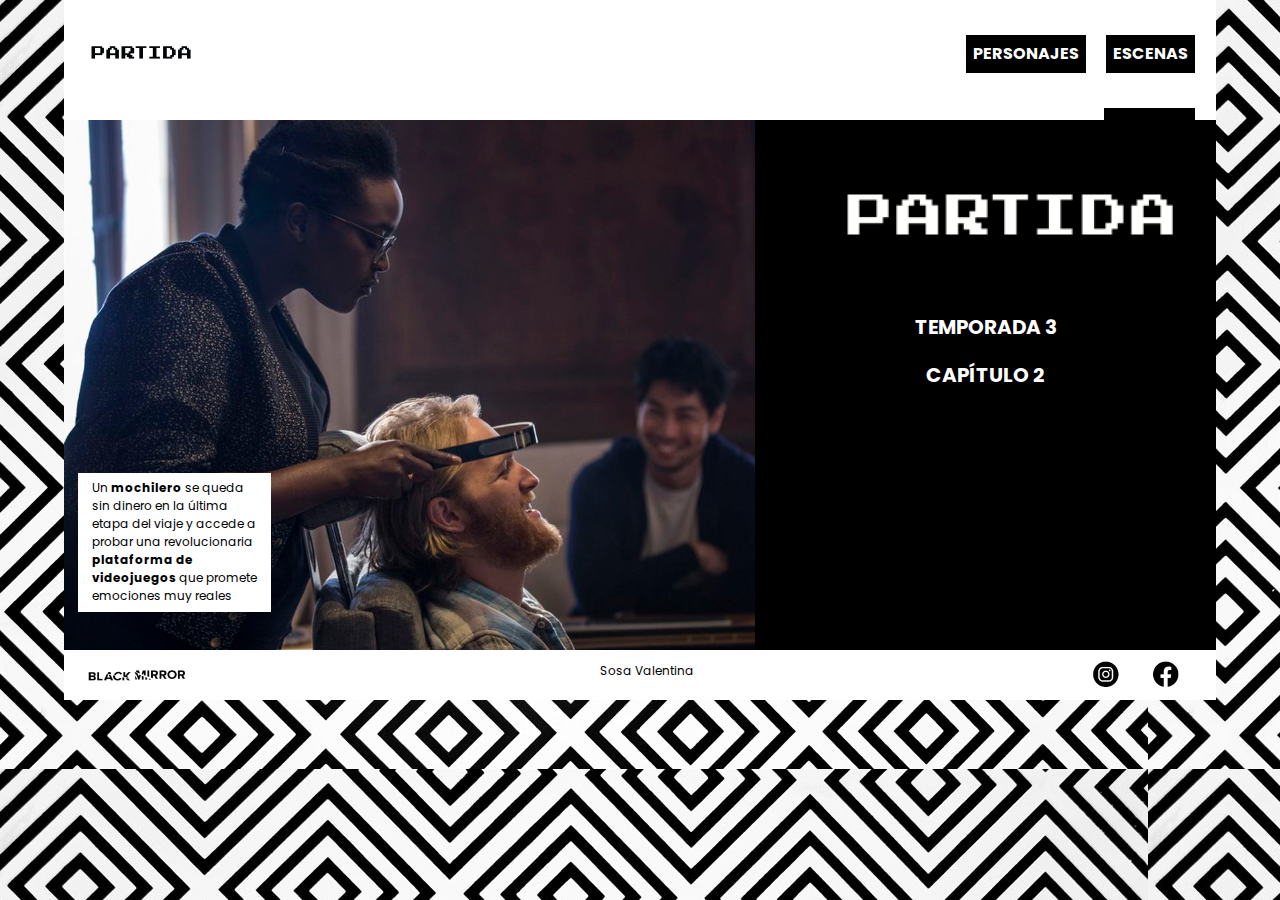
<file: index.html>
<!DOCTYPE html>
<html>
<head>
	<title>Partida</title>
	<meta charset="utf-8">
	<link rel="stylesheet" type="text/css" href="css/estilos.css">

</head>
<body>
<main>
	<header>
		<a href="index.html"><img src="img/logo.png" class="logo"></a>
	</header> 
	<nav>
		<ul>
			<li><a href="escenas.html"><strong>ESCENAS</strong></a></li>
			<li><a href="personajes.html"><strong>PERSONAJES</strong></a></li>
			<li><a href="episodio.html"><strong>EPISODIO</strong></a></li>
		</ul>
	</nav>
	<section>
		<article id="uno">
			<img src="img/logo2.png" class="logo2">
			<p class="subtitulo"><strong>TEMPORADA 3</strong></p>
			<br>
			<p class="subtitulo"><strong> CAPÍTULO 2</strong></p>
		</article>

		<article id="dos">
			<p class="texto1">Un <strong>mochilero</strong> se queda sin dinero en la última etapa del viaje y accede a probar una revolucionaria <strong>plataforma de videojuegos</strong> que promete emociones muy reales</p>
		</article>
	</section>

	<footer>
		<article id="logo"><a href="https://www.netflix.com/ar/title/70264888" target="_blank"><img src="img/bm.png" class="imagenbm"></article></a>
		<article id="nombrepie">Sosa Valentina</article>
		<article id="redes"><a href="https://www.instagram.com/blackmirror.netflix/?hl=es-la" target="_blank"><img src="img/instagram.png" class="instagram"></a>
		<a href="https://www.facebook.com/BlackMirrorNetflix/photos" target="_blank"><img src="img/facebook.png" class="facebook"></article></a>

	</footer>
</main>

	
</body>
</html>
</file>
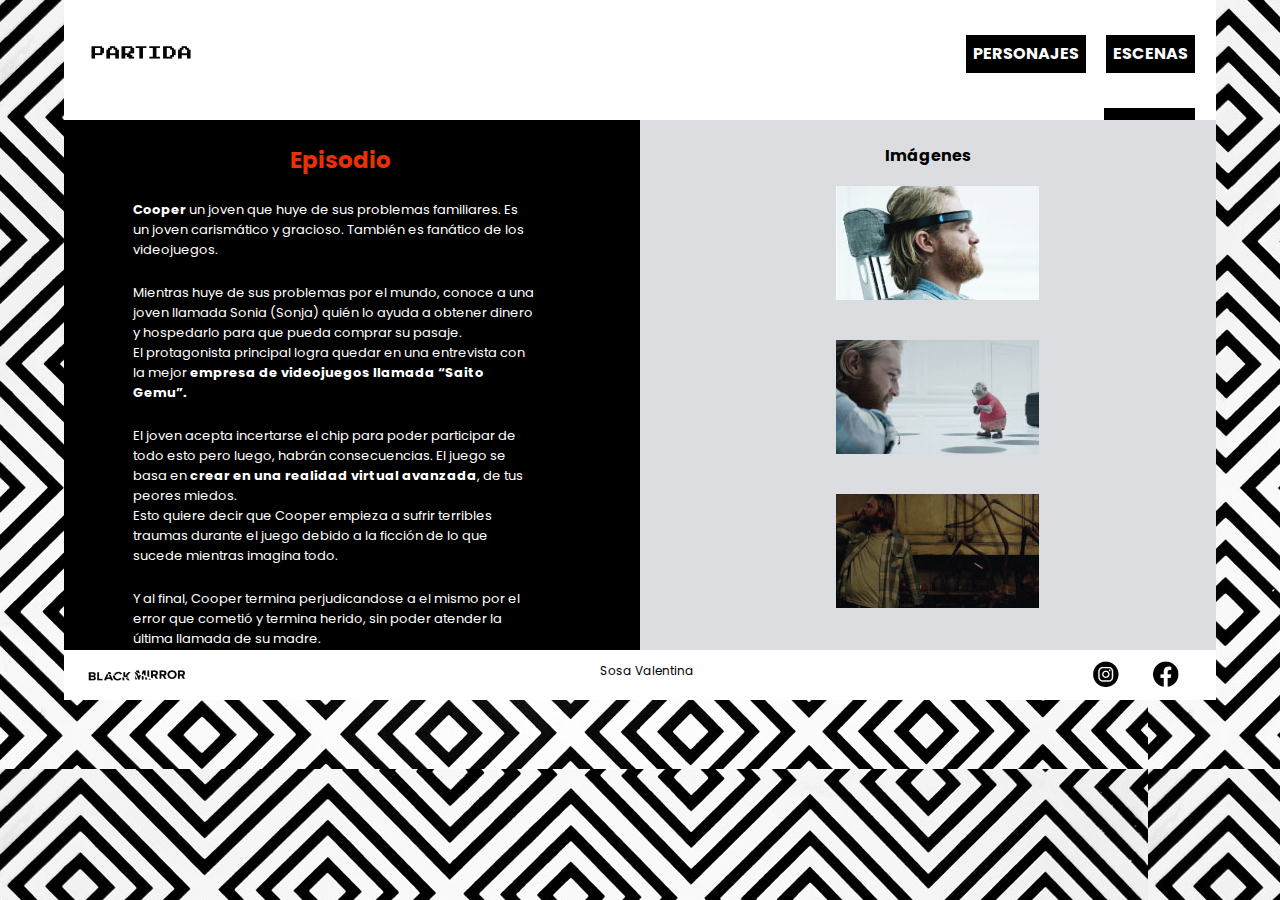
<file: episodio.html>
<!DOCTYPE html>
<html>
<head>
	<title>Episodio Partida</title>
	<meta charset="utf-8">
	<link rel="stylesheet" type="text/css" href="css/estilos.css">
	<link rel="stylesheet" type="text/css" href="css/lightbox.css">
</head>
<body>
	<main>
	<header>
		<a href="index.html"><img src="img/logo.png" class="logo"></a>
	</header>
	<nav>
		<ul>
			<li><a href="escenas.html"><strong>ESCENAS</strong></a></li>
			<li><a href="personajes.html"><strong>PERSONAJES</strong></a></li>
			<li><a href="episodio.html"><strong>EPISODIO</strong></a></li>
		</ul>
	</nav>
	<section>
		<article id="tercero">
		<p class="titulo3"><strong> Imágenes</strong></p> 
		<br>

		<div id="terceroimg">
	<a href="img/img1.jpg" data-lightbox="centro">
	<img src="img/img1ch.jpg">
	</a>
<br>
<br>
<br>

	<a href="img/img2.jpg" data-lightbox="centro" >
	<img src="img/img2ch.jpg">
	</a>
<br>
<br>
<br>
	<a href="img/img3.jpg" data-lightbox="centro" >
	<img src="img/img3ch.jpg">
	</a>
<br>
		</div>
			
		</article>

		<article id="cuarto">
			<p class="titulo4"><strong>Episodio</strong></p>
			<p class="texto4"><strong>Cooper</strong> un joven que huye de sus problemas familiares. Es un joven carismático y gracioso. También es fanático de los videojuegos. </p>
			<p class="texto4"> Mientras huye de sus problemas por el mundo, conoce a una joven llamada Sonia (Sonja) quién lo ayuda a obtener dinero y hospedarlo para que pueda comprar su pasaje. <br>El protagonista principal logra quedar en una entrevista con la mejor <strong>empresa de videojuegos llamada “Saito Gemu”.</strong></p>
			<p class="texto4">El joven acepta incertarse el chip para poder participar de todo esto pero luego, habrán consecuencias. El juego se basa en <strong>crear en una realidad virtual avanzada</strong>, de tus peores miedos.<br>Esto quiere decir que Cooper empieza a sufrir terribles traumas durante el juego debido a la ficción de lo que sucede mientras imagina todo. </p>
			<p class="texto4">Y al final, Cooper termina perjudicandose a el mismo por el error que cometió y termina herido, sin poder atender la última llamada de su madre.</p>
			<br>
			
		</article>

	</section>

	<footer>
		<article id="logo"><a href="https://www.netflix.com/ar/title/70264888" target="_blank"><img src="img/bm.png" class="imagenbm"></article></a>
		<article id="nombrepie">Sosa Valentina</article>
		<article id="redes"><a href="https://www.instagram.com/blackmirror.netflix/?hl=es-la" target="_blank"><img src="img/instagram.png" class="instagram"></a>
		<a href="https://www.facebook.com/BlackMirrorNetflix/photos" target="_blank"><img src="img/facebook.png" class="facebook"></article></a>
	</footer>



</main>
<script src="js/lightbox-plus-jquery.min.js"></script>
</body>
</html>
</file>
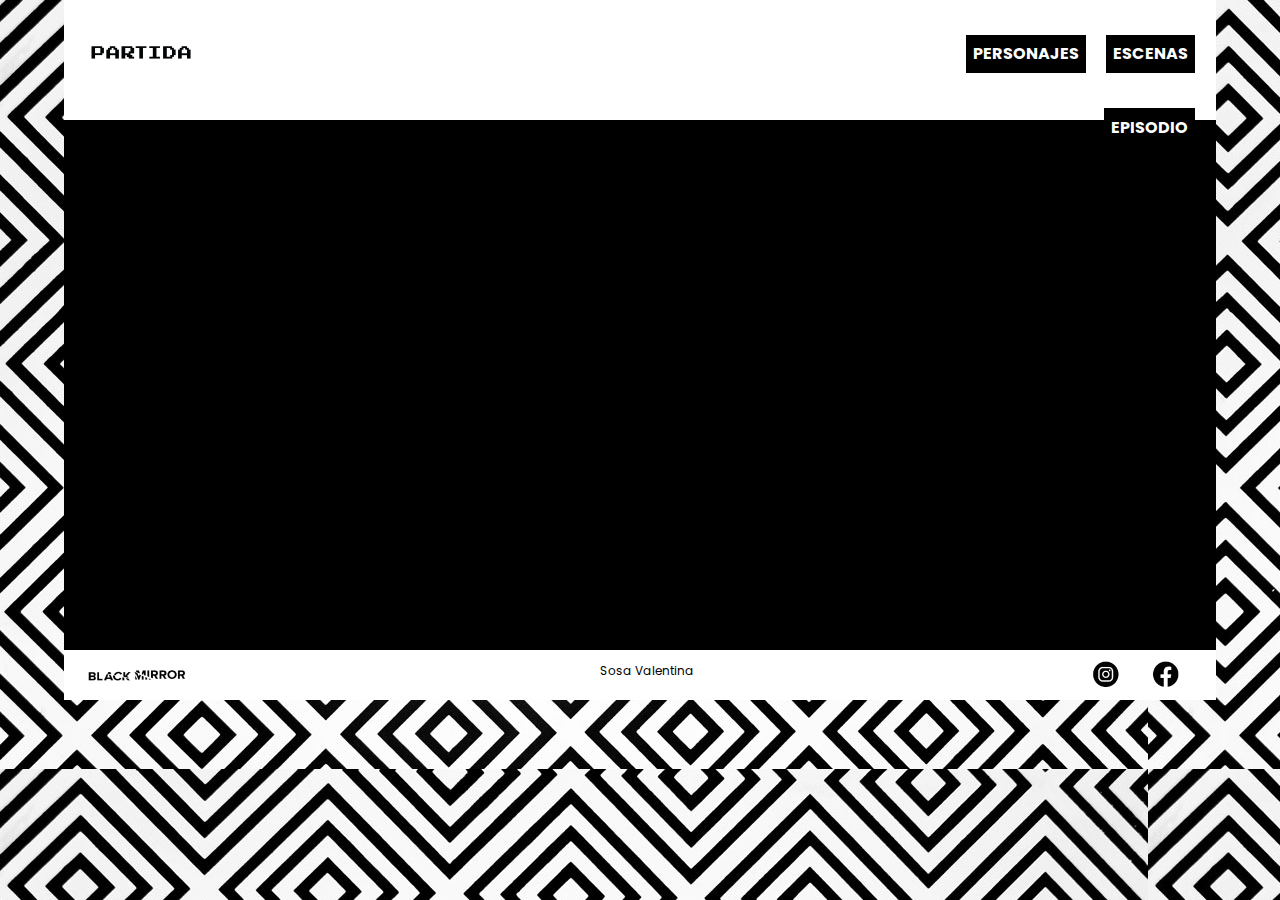
<file: escenas.html>
<!DOCTYPE html>
<html>
<head>
	<title>Escenas Partida</title>
	<meta charset="utf-8">
	<link rel="stylesheet" type="text/css" href="css/estilos.css">
</head>
<body>
<main>
	<header>
		<a href="index.html"><img src="img/logo.png" class="logo"></a>
	</header>
	<nav>
		<ul>
			<li><a href="escenas.html"><strong>ESCENAS</strong></a></li>
			<li><a href="personajes.html"><strong>PERSONAJES</strong></a></li>
			<li><a href="episodio.html"><strong>EPISODIO</strong></a></li>
		</ul>
	</nav>
	<section>
		<article id="septimo"></article>

		<article id="octavo"></article>
	</section>

	<footer>
		<article id="logo"><a href="https://www.netflix.com/ar/title/70264888" target="_blank"><img src="img/bm.png" class="imagenbm"></article></a>
		<article id="nombrepie">Sosa Valentina</article>
		<article id="redes"><a href="https://www.instagram.com/blackmirror.netflix/?hl=es-la" target="_blank"><img src="img/instagram.png" class="instagram"></a>
		<a href="https://www.facebook.com/BlackMirrorNetflix/photos" target="_blank"><img src="img/facebook.png" class="facebook"></article></a>
	</footer>
</main>
</body>
</html>
</file>
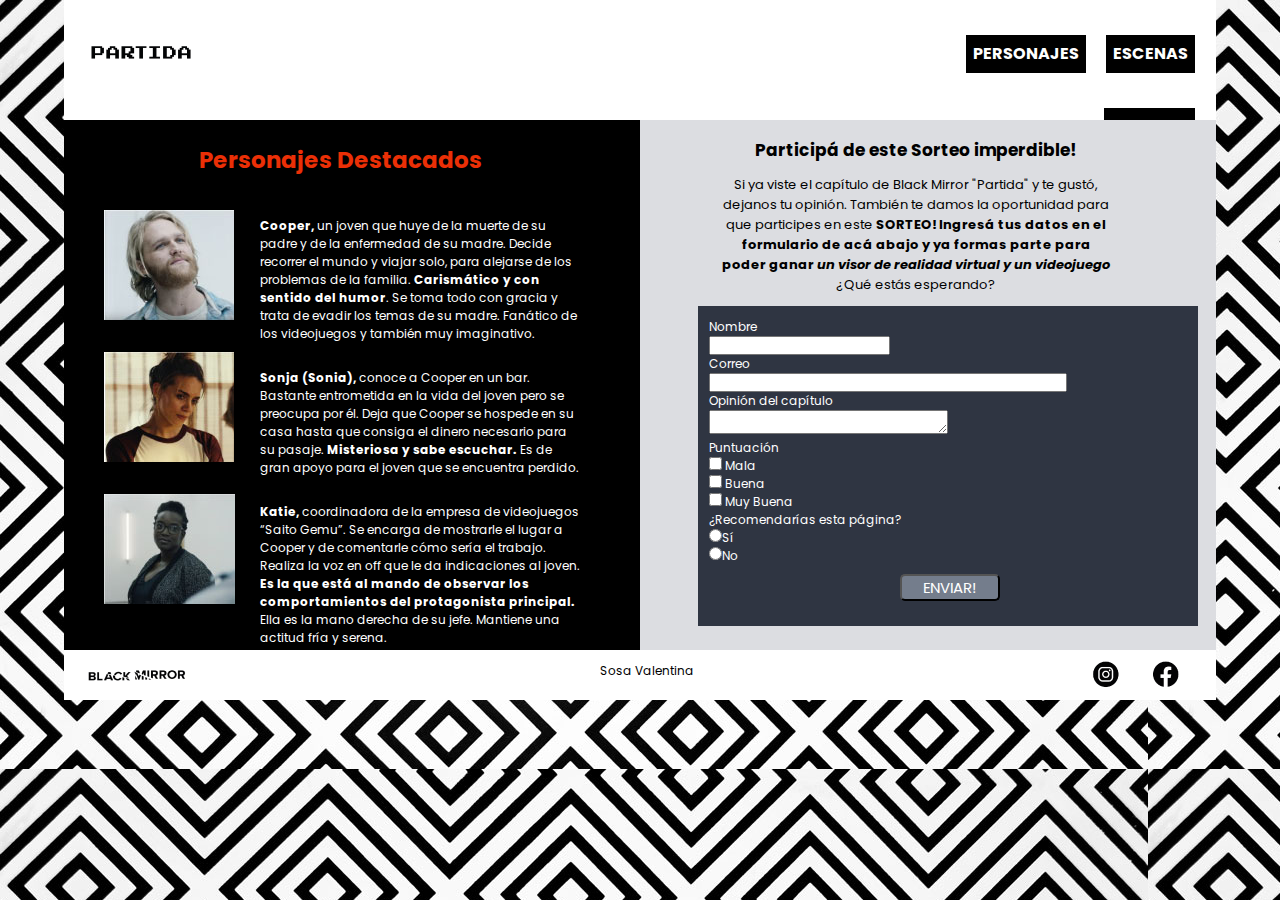
<file: personajes.html>
<!DOCTYPE html>
<html>
<head>
	<title>Personajes Partida</title>
	<meta charset="utf-8">
	<link rel="stylesheet" type="text/css" href="css/estilos.css">
</head>
<body>
	<main>
	<header>
		<a href="index.html"><img src="img/logo.png" class="logo"></a>
	</header>
	<nav>
		<ul>
			<li><a href="escenas.html"><strong>ESCENAS</strong></a></li>
			<li><a href="personajes.html"><strong>PERSONAJES</strong></a></li>
			<li><a href="episodio.html"><strong>EPISODIO</strong></a></li>
		</ul>
	</nav>
	<section>
		<article id="quinto">
			<p class="titulo5"><strong>Participá de este Sorteo imperdible!</strong></p>
			<p class="texto5">
				Si ya viste el capítulo de Black Mirror "Partida" y te gustó, dejanos tu opinión. También te damos la oportunidad para que participes en este <strong>SORTEO!</strong> <strong>Ingresá tus datos en el formulario de acá abajo y ya formas parte para poder ganar <i>un visor de realidad virtual y un videojuego</i></strong><br> ¿Qué estás esperando?
			</p>
	<form action="mailto:valensosajunco@gmail.com" method="post">
			 <label>Nombre</label><br>
			 <input type="text" name="Nombre"><br>
			 <label>Correo</label><br>
			 <input type="text" name="Correo" required class="cajitas">
			 <br>
			 <label>Opinión del capítulo</label><br>
			 <textarea class="cajota"></textarea><br>
			 <label>Puntuación</label><br>
			 <input type="checkbox" name="Mala"> Mala <br>
			 <input type="checkbox" name="Buena"> Buena <br>
			 <input type="checkbox" name="Muy Buena"> Muy Buena <br>
			 <label>¿Recomendarías esta página?</label>
			 <br>
			 <input type="radio" name="cuadro" value="Sí">Sí
			 <br>
			 <input type="radio" name="cuadro" value="No">No
			 <br>
			 <input type="submit" name="Enviar" value="ENVIAR!" class="btn">
			 <br>
			</form>
		</article>

		<article id="sexto">
			<p class="titulo6"><strong>Personajes Destacados</strong> </p>

		<div id="sextoimg">
			<img src="img/personaje1.jpg" class="fotop"><br>
			<img src="img/personaje2.jpg" class="fotop"><br>
			<img src="img/personaje3.jpg" class="fotop">
		</div>

		<div id="sextotexto">
			<p class="texto6"><strong>Cooper,</strong>  un joven que huye de la muerte de su padre y de la enfermedad de su madre. Decide recorrer el mundo y viajar solo, para alejarse de los problemas de la familia. <strong>Carismático y con sentido del humor</strong>. Se toma todo con gracia y trata de evadir los temas de su madre. Fanático de los videojuegos y también muy imaginativo.</p>
			<p class="texto6"><strong>Sonja (Sonia), </strong> conoce a Cooper en un bar. Bastante entrometida en la vida del joven pero se preocupa por él. Deja que Cooper se hospede en su casa hasta que consiga el dinero necesario para su pasaje. <strong>Misteriosa y sabe escuchar.</strong> Es de gran apoyo para el joven que se encuentra perdido.</p>
			<p class="texto6"><strong>Katie,</strong>  coordinadora de la empresa de videojuegos “Saito Gemu”. Se encarga de mostrarle el lugar a Cooper y de comentarle cómo sería el trabajo. Realiza la voz en off que le da indicaciones al joven.<strong> Es la que está al mando de observar los comportamientos del protagonista principal.</strong> Ella es la mano derecha de su jefe. Mantiene una actitud fría y serena.</p>
		</div>
		</article>
	</section>

	<footer>
		<article id="logo"><a href="https://www.netflix.com/ar/title/70264888" target="_blank"><img src="img/bm.png" class="imagenbm"></article></a>
		<article id="nombrepie">Sosa Valentina</article>
		<article id="redes"><a href="https://www.instagram.com/blackmirror.netflix/?hl=es-la" target="_blank"><img src="img/instagram.png" class="instagram"></a>
		<a href="https://www.facebook.com/BlackMirrorNetflix/photos" target="_blank"><img src="img/facebook.png" class="facebook"></article></a>

	</footer>
</main>

</body>
</html>
</file>
<file: css/estilos.css>
@import url('https://fonts.googleapis.com/css2?family=Poppins:wght@100;200;300;400;500;600;700;800;900&display=swap');
                


*{
	margin: 0;
	padding: 0;
	box-sizing: border-box;
}
body{
	background-image:  url(../img/pattern.jpg);
	
}

main{
	width: 90%;
	max-width: 1280px;
	height: 700px;
	background-color: #000000;
	margin-left: auto;
	margin-right: auto;
}

header{
	width: 70%;
	height: 120px;
	background-color: #ffffff;
	float: left;
}

nav{
	width: 30%;
	height: 120px;
	background-color: #ffffff;
	float: right;
}

section{
	width: 100%;
	height: 530px;
	background-color: #000000;
	clear: both;
	
}

footer{
	width: 100%;
	height: 50px;
	background-color: #ffffff;
	
}

#uno{
	width: 40%;
	height: 500px;
	background-color: #000000;
	float: right;
	
}

#dos{
	width: 60%;
	height: 530px;
	float: left;
	background-image: url(../img/protagonistas.jpg);
	background-repeat: no-repeat;
	background-size: cover;
	
}

nav li{
	display: inline;

	
}

nav li a{
	 font-size: 16px;
	 font-family: 'Poppins', sans-serif;
	 text-decoration: none;
	 text-align: center;
	 float: right;
	 padding: 2%;
	 margin-right: 6%;
	 margin-top: 10%;
	 color: #ffffff;
	 background-color: #000000;  
 }

 .texto1{
 	 color: #000000;
 	 font-family: 'Poppins', sans-serif;
 	 font-size: 12px;
	 background-color: #ffffff;
	 margin-top: 	51%;
	 margin-left:	 2%;
	 margin-right:  70%;
	 margin-bottom: 20%;
	 padding-left: 2%;
	 padding-right: 2%;
	 padding-top: 1%;
	 padding-bottom: 1%;
	 
}

.logo{
	padding-top: 4%;
	padding-left: 2%;
	padding-right: 1%;

}

.logo2{
		margin-left: 1%;

	
}

.subtitulo{
	 color: #ffffff;
 	 font-family: 'Poppins', sans-serif;
 	 font-size: 20px;
 	 text-align: center;
}

.imagenbm{
	padding-left: 2%;
	padding-top: 0.5%;
	padding-right: 19%;
	float: left;
}

#nombrepie{
	width: 40%;
	font-family: 'Poppins', sans-serif;
	font-size: 12px;
 	text-align: center;
 	float: left;
 	margin-top: 1%;
 	margin-left: 1%;



}
#redes{
	float: right;
	margin-right: 2%;
	
}
#tercero{
	width: 50%;
	height: 530px;
	background-color: #dcdde1;
	float: right;
}

.titulo3{
	color: #000000;
 	font-family: 'Poppins', sans-serif;
 	text-align: center;
 	font-size: 16px;
 	margin-top: 4%;

}

#terceroimg{
	margin-left: 34%;
}

#cuarto{
	width: 50%;
	height: 530px;
	float: left;
	background-repeat: no-repeat;
	background-size: cover;
	color: #ffffff;
}


.texto4{
	 color: #ffffff;
 	 font-family: 'Poppins', sans-serif;
 	 font-size: 13px;
 	 margin-right: 18%;
 	 margin-left: 12%;
 	 margin-top: 4%;
}

.titulo4{
	color: #eb2f06;
 	font-family: 'Poppins', sans-serif;
 	text-align: center;
 	margin-right: 18%;
 	margin-left: 14%;
 	margin-top: 4%;
 	font-size: 23px;

}
#quinto{
		width: 50%;
		height: 530px;
		background-color: #dcdde1;
		float: right;
}

.texto5{
	 color: #000000;
 	 font-family: 'Poppins', sans-serif;
 	 font-size: 13px;
 	 margin-right: 18%;
 	 margin-left: 14%;
 	 margin-top: 2%;
 	 text-align: center;
}

.titulo5{
	color: #000000;
 	font-family: 'Poppins', sans-serif;
 	text-align: center;
 	margin-right: 18%;
 	margin-left: 14%;
 	margin-top: 3%;
 	font-size: 17px;


}

#sexto{
		width: 50%;
		height: 530px;
		float: left;
		background-repeat: no-repeat;
		background-size: cover;
		color: #ffffff;
}

#sextoimg{
	height: 100%;
	width: 30%;
	float: left;
	margin-top: 1%;
	margin-left: 4%; 
	

}

#sextotexto{
	height: 100%;
	padding-right: 10%;
	margin-top: 7%;
}
.fotop{ 
	margin-left: 10%;
	margin-top: 16%;

}

.titulo6{
	color: #eb2f06;
 	font-family: 'Poppins', sans-serif;
 	text-align: center;
 	margin-right: 18%;
 	margin-left: 14%;
 	margin-top: 4%;
 	font-size: 23px;
 }

.texto6{
     color: #ffffff;
 	 font-family: 'Poppins', sans-serif;
 	 font-size: 12px;
 	 margin-left: 20%;
 	 margin-top: 1%;
 	 padding-bottom: 4%;
}




form{
	width: 500px;
	height: 320px;
	background-color: #2f3542;
	font-family: 'Poppins', sans-serif;
	font-size: 12px;
	padding: 2%;
	margin-left: 10%;
	padding-right: 2%;
	color: #ffffff;
	margin-top: 2%;

}

.cajitas{
	width: 75%;
}

.cajota{
	width: 50%;
	height: 8%;
}

.btn{
	width: 100px;
	background-color: #747d8c;
	color: #ffffff;
	border-radius: 5px;
	height: 9%;
	font-size: 15px;
	font-family: 'Poppins', sans-serif;
	margin-top: 2%;
	margin-left: 40%
}

#septimo{
    width: 50%;
	height: 530px;
	background-color: #;
	float: right;

}

#octavo{
        width: 50%;
		height: 530px;
		float: left;
		background-repeat: no-repeat;
		background-size: cover;
		color: #ffffff;
}
</file>
